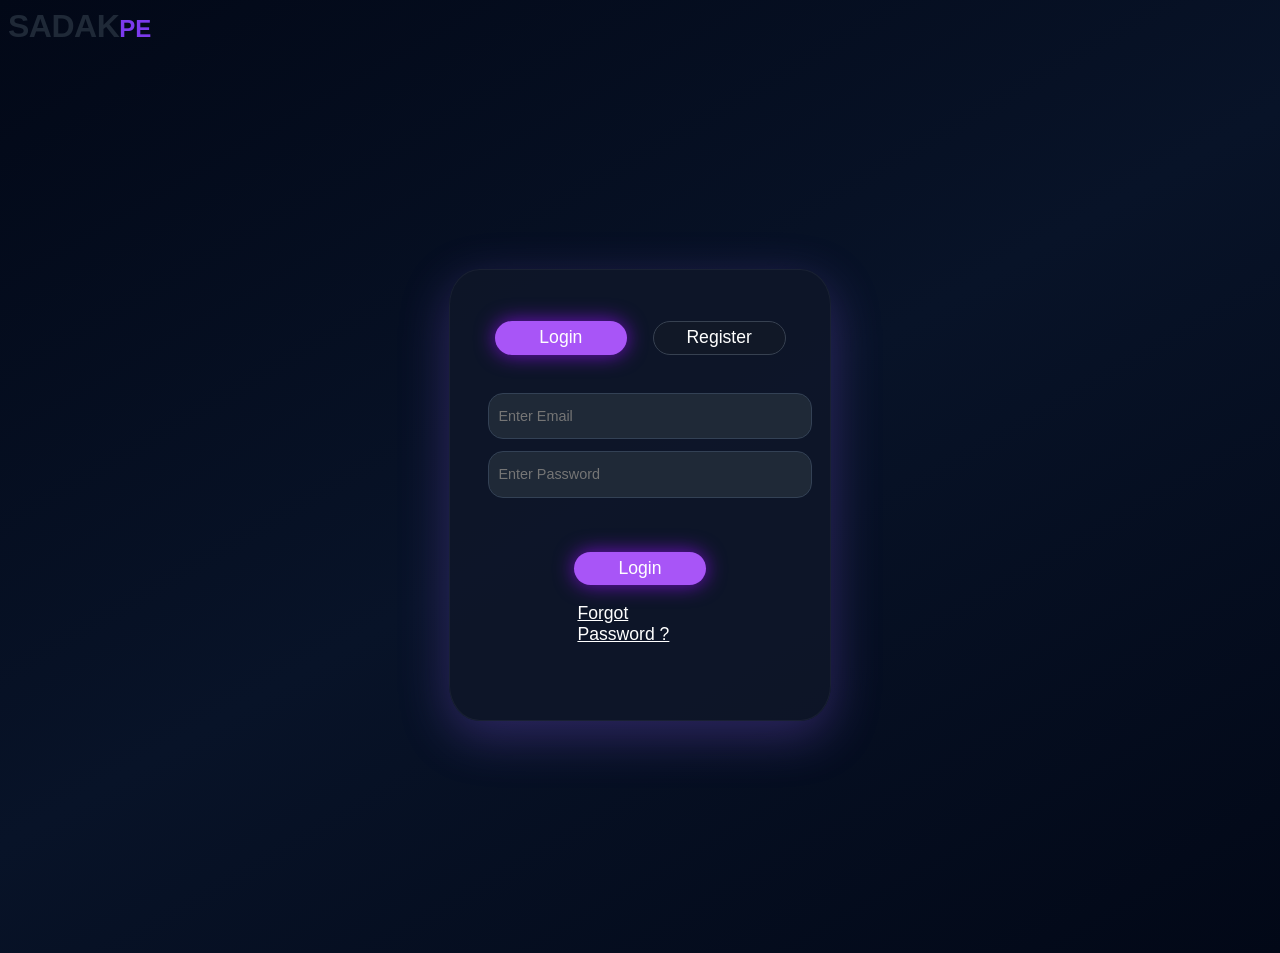
<file: public/Login-Page/index.html>
<!DOCTYPE html>
<html lang="en">
<head>
    <meta charset="UTF-8">
    <meta name="viewport" content="width=device-width, initial-scale=1.0">
    <title>Document</title>
    <link rel="stylesheet" href="Login.css">
    <link rel="stylesheet" href="https://cdn.jsdelivr.net/npm/bootstrap-icons@1.10.5/font/bootstrap-icons.css">
</head>
<body>
    
    <header>
        <span id="sadak">SADAK</span><span id="pe">PE</span>
    </header>
    <section id="main-content">
        <main id="main">
            <div id="btns1">
                <button id="login" class="selectedButton">Login</button>
                <button id="register" class="unselectedButton">Register</button>
            </div>
            <section id="inputs">
                <div id="userDetails"><input type="text" placeholder="Enter Email" id="email"></div>
                <div id="userPass"><input type="password" placeholder="Enter Password" id="pass"></div>
            </section>
            <div id="message"></div>
            <div id="btns2">
                <button id="login2">Login</button>
            </div>
            <a id="forgot" href="">Forgot Password ?</a>
        </main>
        
    </section>
    <script src="Login.js"></script>
</body>
</html>
</file>
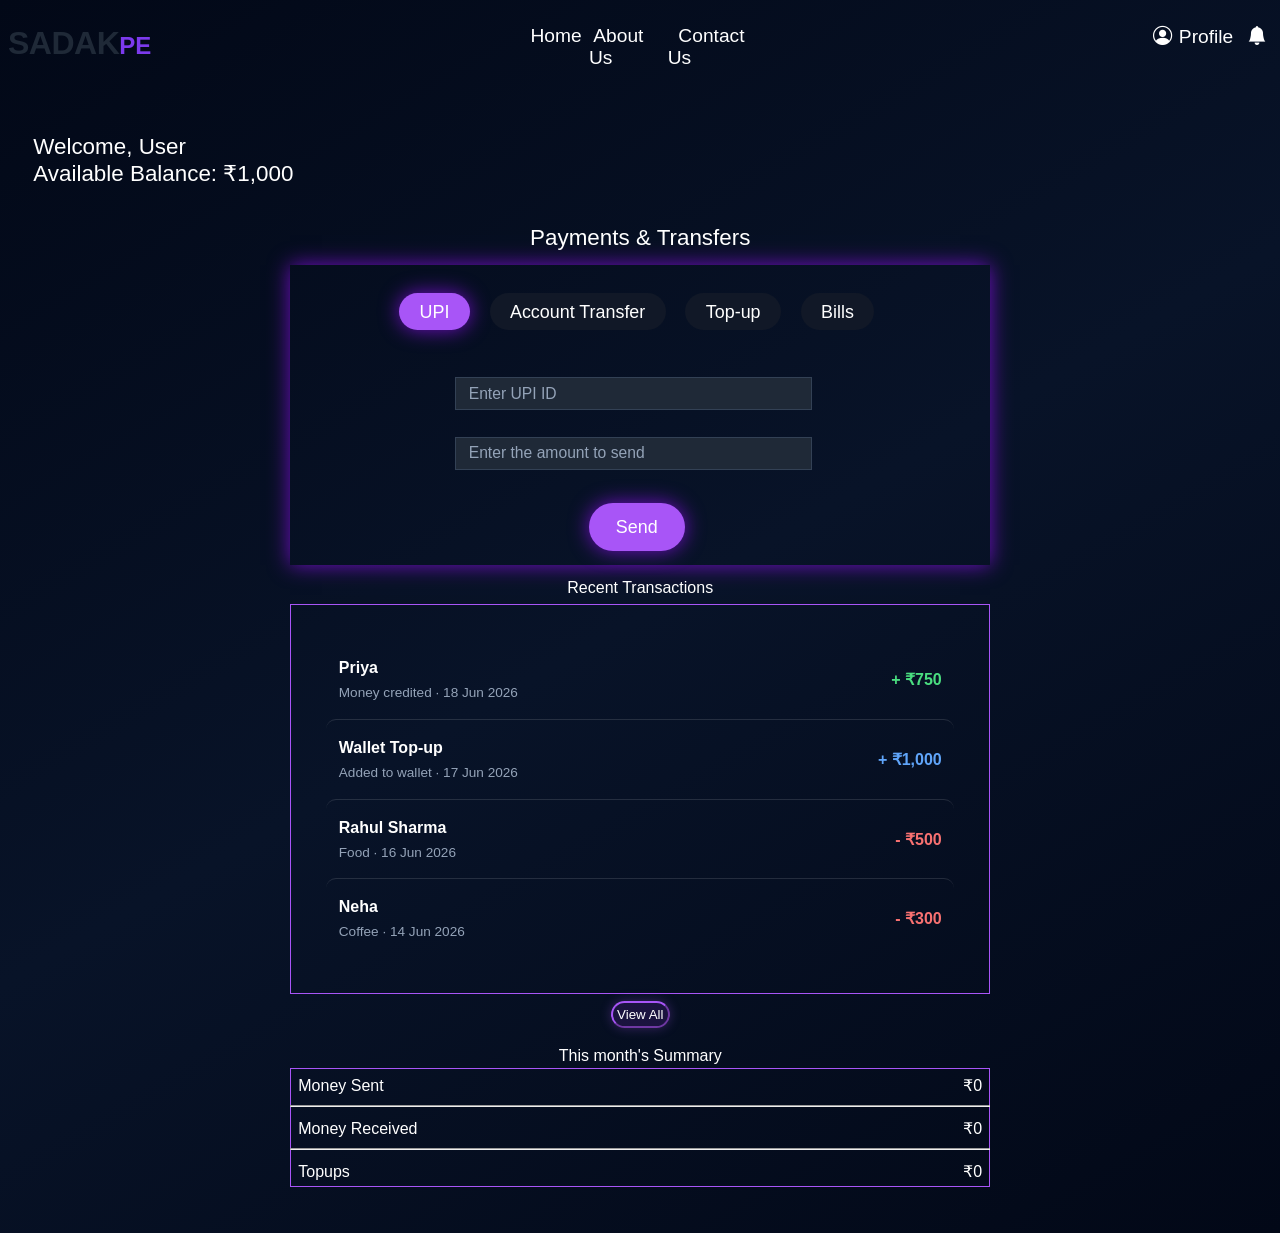
<file: public/Dashboard/Dashboard.html>
<!DOCTYPE html>
<html lang="en">

<head>
    <meta charset="UTF-8">
    <meta name="viewport" content="width=device-width, initial-scale=1.0">
    <title>Document</title>
    <link rel="stylesheet" href="Dashboard.css">
    <link rel="stylesheet" href="https://cdn.jsdelivr.net/npm/bootstrap-icons@1.10.5/font/bootstrap-icons.css">
</head>

<body>
    <header>
        <a class="brandLogo" href="Dashboard.html">
            <span id="sadak">SADAK</span><span id="pe">PE</span>
        </a>
        <div id="us">
            <a href="">Home &nbsp;</a href="">
            <a href=""> &nbsp;About Us </a href="">
            <a href=""> &nbsp; Contact Us</a href="">
        </div>
        
        <div id="btns">
            <button class="bi bi-person-circle" id="profile"> &nbsp;Profile &nbsp;</button>
            <button class="bi bi-bell-fill" id="notification"></button>
            <div id="profileMenu">
                <button id="profileOption">Profile</button>
                <button id="logoutOption">Logout</button>
            </div>
        </div>
    </header>
    <main>
        <section id="data">
            <div><span id="wlcm">Welcome, </span><span id="username">User</span></div>
            <div><span id="balance">Available Balance: </span><span id="amt"></span></div>
        </section>
        <div id="content">
            <section id="actions">
                <div>Payments & Transfers</div>
                <div id="actionButtons">
                    <button id="upi" class="selectedButton">UPI</button>
                    <button id="accTrans" class="unselectedButton">Account Transfer</button>
                    <button id="topup" class="unselectedButton">Top-up</button>
                    <button id="bills" class="unselectedButton">Bills</button> <br>

                    <div id="inputs">
                        <input type="text" placeholder="Enter UPI ID" id="accDetail"> <br id="accDetailBreak">
                        <input type="number" placeholder="Enter the amount to send" id="amtInput"> <br>
                    </div>

                    <div id="billsOptions">
                        <button style="border-radius: 30%; padding: 3%; font-size: 60%; margin: 3% 1% 2% 1%">Mobile <br>
                            Recharge</button>
                        <button style="border-radius: 30%; padding: 3%; font-size: 60%; margin: 3% 1% 2% 1%">Wifi <br>
                            Recharge</button>
                        <button style="border-radius: 30%; padding: 3%; font-size: 60%; margin: 3% 1% 2% 1%">Electricity
                            <br> Bill</button>
                        <button style="border-radius: 30%; padding: 3%; font-size: 60%; margin: 3% 0% 2% 1%">Water <br>
                            Bill</button>
                    </div>
                    <div id="message"></div>
                    <button id="send" class="selectedButton">Send</button>
                </div>
            </section>
            <section id="transactions">
                <div id="recent">Recent Transactions</div>
                <div id="rcntBox">
                    <a class="recentTransaction"
                        href="../Transaction-Page/Transaction.html?transaction=food-500">
                        <div class="transactionInfo">
                            <strong>Rahul Sharma</strong>
                            <span>Food payment · 16 Jun 2026</span>
                        </div>
                        <span class="debitAmount">- ₹500</span>
                    </a>
                    <a class="recentTransaction"
                        href="../Transaction-Page/Transaction.html?transaction=coffee-300">
                        <div class="transactionInfo">
                            <strong>Neha</strong>
                            <span>Money debited · 14 Jun 2026</span>
                        </div>
                        <span class="debitAmount">- ₹300</span>
                    </a>
                    <a class="recentTransaction"
                        href="../Transaction-Page/Transaction.html?transaction=credited-750">
                        <div class="transactionInfo">
                            <strong>Priya</strong>
                            <span>Money credited · 18 Jun 2026</span>
                        </div>
                        <span class="creditAmount">+ ₹750</span>
                    </a>
                    <a class="recentTransaction"
                        href="../Transaction-Page/Transaction.html?transaction=topup-1000">
                        <div class="transactionInfo">
                            <strong>Wallet Top-up</strong>
                            <span>Added by Amit · 17 Jun 2026</span>
                        </div>
                        <span class="topupAmount">+ ₹1,000</span>
                    </a>
                </div>
                <button id="veiw">View All</button>
            </section>
            <section id="monthSummary">
                <div id="smryMessage" style="margin-top: -1%; margin-bottom: 0.5%;">This month's Summary</div>
                <div id="summary">
                    <div style="display: flex; justify-content: space-between;">Money Sent &nbsp;&nbsp; <span
                            id="amtSent"></span></div>
                    <hr style="margin: 1% -1.2% 1.5% -1.2%;">
                    <div style="display: flex; justify-content: space-between;">Money Received &nbsp;&nbsp; <span
                            id="amtReceived"></span></div>
                    <hr style="margin: 1% -1.2% 1.5% -1.2%;">
                    <div style="display: flex; justify-content: space-between;">Topups &nbsp;&nbsp; <span
                            id="topups"></span></div>
                </div>
            </section>
        </div>
    </main>
    <div id="successToast">Money sent successfully</div>

    <script src="../Transaction-Page/data-transactions.js"></script>
    <script src="Dashboard.js"></script>
</body>

</html>
</file>
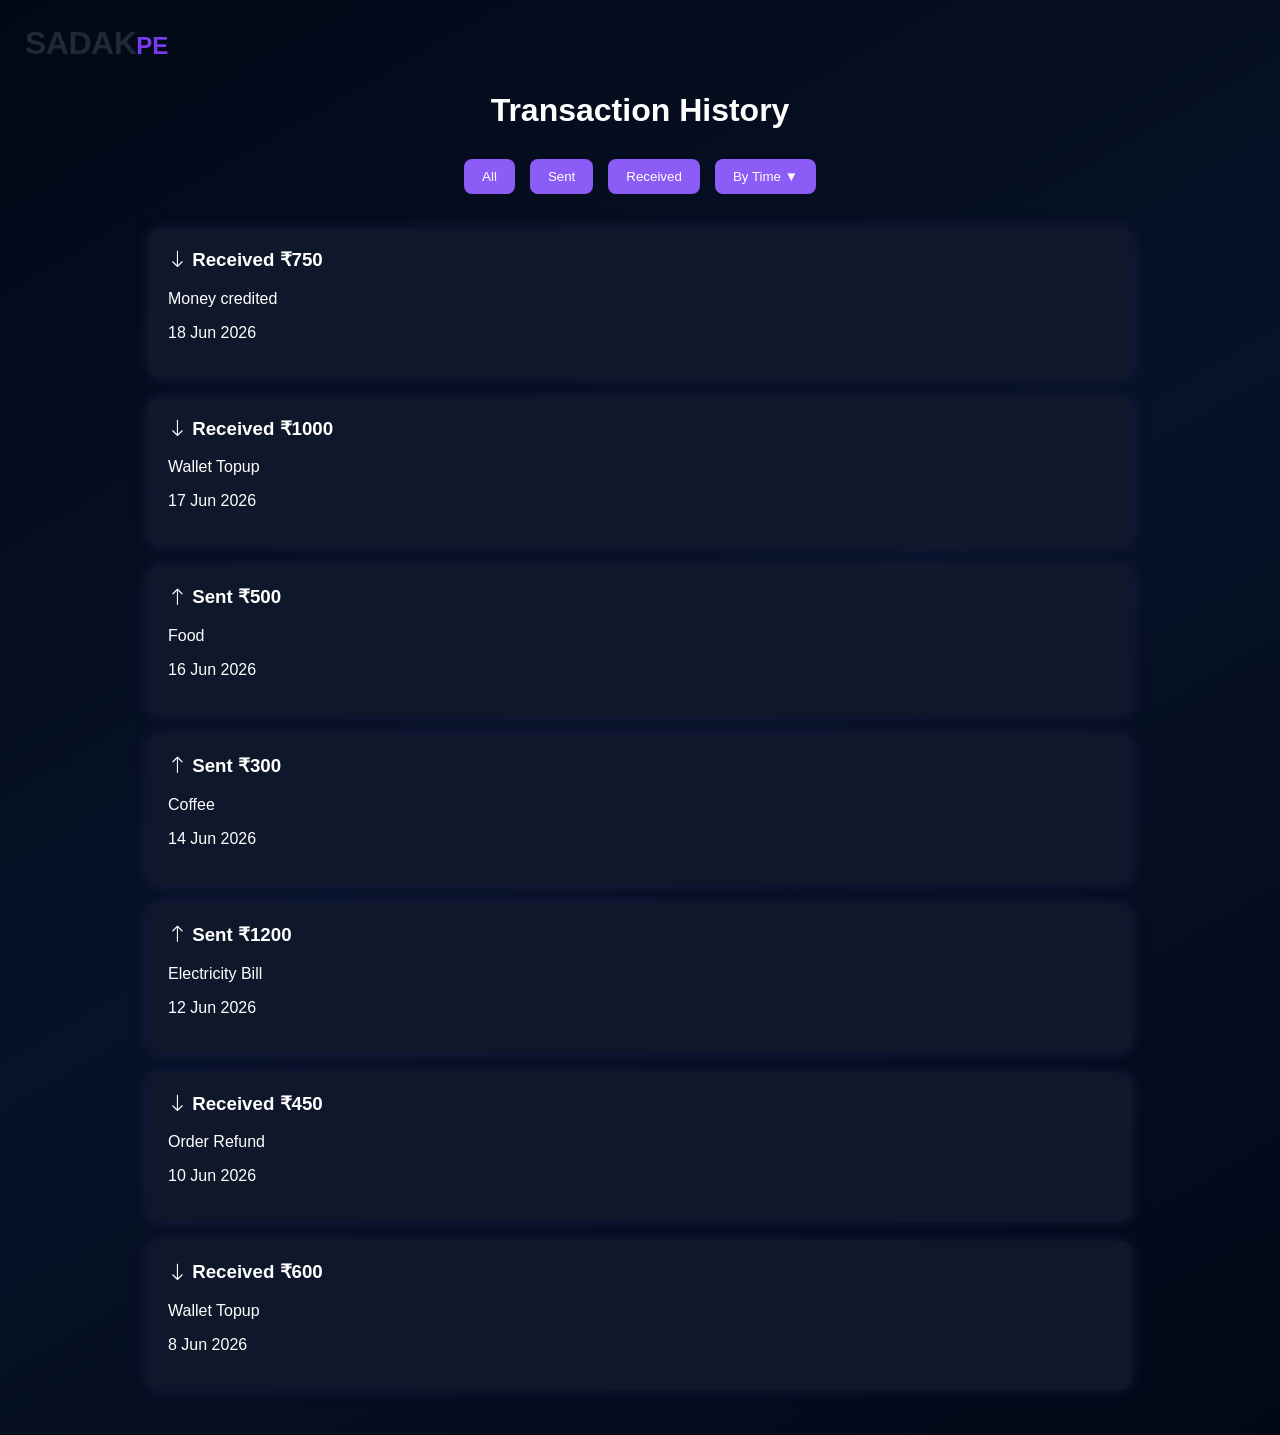
<file: public/Transaction-Page/Transaction.html>
<!DOCTYPE html>
<html lang="en">
<head>
    <meta charset="UTF-8">
    <meta name="viewport" content="width=device-width, initial-scale=1.0">
    <title>Transaction History</title>

    <link rel="stylesheet" href="Transaction.css">
    <link rel="stylesheet" href="https://cdn.jsdelivr.net/npm/bootstrap-icons@1.13.1/font/bootstrap-icons.min.css">
</head>

<body>

    <div id="main">

        <div id="header">

            <a class="brandLogo" href="../Dashboard/Dashboard.html">
                <span id="sadak">SADAK</span><span id="pe">PE</span>
            </a>

        </div>

        <div id="titleSection">

            <h1 id="pageTitle">
                Transaction History
            </h1>

        </div>

        <div id="filterSection">

            <button id="allBtn">
                All
            </button>

            <button id="sentBtn">
                Sent
            </button>

            <button id="receivedBtn">
                Received
            </button>

            <div id="timeFilter">

                <button id="timeBtn">
                    By Time ▼
                </button>

                <div id="timeOptions">

                    <div class="timeOption">
                        Today
                    </div>

                    <div class="timeOption">
                        Yesterday
                    </div>

                    <div class="timeOption">
                        This Month
                    </div>

                    <div class="timeOption">
                        This Year
                    </div>

                </div>

            </div>

        </div>

        <div id="transactionContainer">

            <!--
                Transactions will be generated by JavaScript.

                Backend Structure Expected:

                {
                    sender,
                    receiver,
                    amount,
                    type,
                    note,
                    createdAt
                }
            -->

        </div>

    </div>
    <div id="overlay"></div>

    <script src="./data-transactions.js"></script>
    <script src="Transaction.js"></script>

</body>
</html>
</file>
<file: public/Login-Page/Login.css>
body
{
    background: linear-gradient(
    150deg,
    #020817,
    #081328,
    #020817
);
    font-family: sans-serif;
}


#main
{
    display: block;
    border: none;
    border-radius: 8%;
    box-shadow: 0 15px 50px rgba(139,92,246,0.3);
    height: 50vh;
    width: 30%;
    display: flex;
    flex-direction: column;
    align-items: center;
    background: rgba(15, 23, 42, 0.8);
    border: 1px solid rgba(255,255,255,0.05);
}

#main-content
{
    display: flex;
    flex-direction: column;
    justify-content: center;
    align-items: center;
    min-height: 100vh;
    width: 100%;
}
#btns1
{
    margin-top: 10%;
    width: 100%;
    display: flex;
    justify-content: center;
}
#login
{
    margin: 1vw;
    height: 68%;
    width: 35%;
    border-radius:30px;
    font-size: 110%;
    color: white;
}
#register
{
    margin: 1vw;
    height: 68%;
    width: 35%;
    border-radius:30px;
    font-size: 110%;
    color: white;
}
#userDetails
{
    height: 8%;
    width: 80%;
    margin: 6%;
}
#userPass
{
    height: 8%;
    width: 80%;
    margin: 6%;
}
#inputs
{
    margin-top: 3%;
    width: 100%;
    height: 40%;
    display: flex;
    flex-direction: column;
    align-items: center;
}
#login2
{
    background-color:#A855F7;
    box-shadow: 0 0 20px rgba(142, 14, 239, 0.779);
    border: none;
    margin: 1vw;
    height: 68%;
    width: 35%;
    border-radius:30px;
    font-size: 110%;
    color: white;
}
#forgot
{
    border: none;
    margin: 2.5% 0% 0% 2%;
    height: 68%;
    width: 35%;
    font-size: 110%;
    color: white;
}
#btns2
{
    margin-top: -4%;
    width: 100%;
    display: flex;
    justify-content: center;
    align-items: center;
}
#sadak
{
    color: white;
    font-size: 250%;
    margin: 2% 0.3% 0% 2%;
    font-size: 2rem;
    font-weight: 700;
    letter-spacing: -0.5px;
    color: #1f2937;
    margin: 0;
}
#pe
{
    color: white;
    font-size: 150%;
    font-size: 1.5rem;
    font-weight: 700;
    margin: 0;
    color: #7c3aed;
}
#email
{
    background-color: #1F2937; 
    width: 100%; 
    height: 200%; 
    border-radius: 15px; 
    padding: 3%; 
    font-size: 90%; 
    border: 1px solid #334155; 
    transition: 0.5s; 
    color: #F9FAFB;
}
#pass
{
    background-color: #1F2937; 
    width: 100%; 
    height: 200%; 
    border-radius: 15px; 
    padding: 3%; 
    font-size: 90%; 
    border: 1px solid #334155; 
    transition: 0.5s; 
    color: #F9FAFB;
}
#message
{
    margin: 0% 0% 7% 0%;
}
button 
{
  cursor: pointer;
}
.selectedButton
{
    border: none;
    background-color:#A855F7;
    box-shadow: 0 0 20px rgba(142, 14, 239, 0.779);
}
.unselectedButton
{
    background: #111827;
    color: #94A3B8;
    border: 1px solid #374151;
    box-shadow: none;
}
</file>
<file: public/Dashboard/Dashboard.css>
body
{
    background: linear-gradient(
    150deg,
    #020817,
    #081328,
    #020817
);
    font-family: sans-serif;
    color: white;
}
button
{
    cursor: pointer;
}
header
{
    display: flex;
    gap: 30%;
    display: flex;
    justify-content: center;
    margin: 2% 0% 0% 0%;
}
.brandLogo
{
    display: inline-flex;
    align-items: baseline;
    text-decoration: none;
}
#sadak
{
    color: white;
    font-size: 250%;
    margin: 2% 0.3% 0% 2%;
    font-size: 2rem;
    font-weight: 700;
    letter-spacing: -0.5px;
    color: #1f2937;
    margin: 0;
}
#pe
{
    color: white;
    font-size: 150%;
    font-size: 1.5rem;
    font-weight: 700;
    margin: 0;
    color: #7c3aed;
}
#us
{
    font-size: 120%;
    display: flex;
}
#profile,#notification
{
    font-size: 120%;
    border: none;
    background-color: transparent;
    color: white;
    display: flex;
}
#btns
{
    display: flex;
    position: relative;
}
#profileMenu
{
    position: absolute;
    top: 38px;
    right: 24px;
    display: none;
    min-width: 140px;
    padding: 8px;
    border: 1px solid rgba(168, 85, 247, 0.35);
    border-radius: 12px;
    background: #0F172A;
    box-shadow: 0 0 18px rgba(168, 85, 247, 0.25);
    z-index: 1001;
}
#profileMenu.show
{
    display: block;
}
#profileMenu button
{
    display: block;
    width: 100%;
    padding: 10px 12px;
    border: none;
    border-radius: 8px;
    background: transparent;
    color: #F9FAFB;
    text-align: left;
    font-size: 95%;
}
#profileMenu button:hover
{
    background: rgba(168, 85, 247, 0.18);
}
a
{
    text-decoration: none;
    color: white;
}
main
{
    margin: 5% 0% 0% 2%;
}
#data
{
    font-size: 140%;
}
#actions
{
    margin-top: 3%;
    font-size: 140%;
    width: min(90%, 700px);
    text-align: center;
}
#actionButtons
{
    display: block;
    border: none;
    box-shadow: 0 0 20px rgba(142, 14, 239, 0.779);
    box-sizing: border-box;
    width: 100%;
    margin: 2% auto;
    padding: 1% 2% 2% 1%;
}
#upi,#accTrans,#topup,#bills
{
    border: none;
    color: white;
    font-size: 80%;
    margin: 3% 1% 3% 1%;
    padding: 1.4% 3% 1% 3%;
    border-radius: 25px;
}
#accDetail
{
    height: 50%;
    border: 1px solid #334155; 
    transition: 0.5s; 
    background-color: #1F2937; 
    color: #F9FAFB;
    padding: 1% 2% 1% 2%;
    width: 50%;
    margin: 2%;
    font-size: 70%;
}
#amtInput
{
    height: 50%;
    border: 1px solid #334155; 
    transition: 0.5s; 
    background-color: #1F2937; 
    color: #F9FAFB;
    padding: 1% 2% 1% 2%;
    width: 50%;
    margin: 2%;
    font-size: 70%;
}
#accDetail:focus,
#amtInput:focus
{
    outline: none;
    border: 1.5px solid white;
    background-color: #1F2937;
    color: #F9FAFB;
    box-shadow: 0 0 25px rgba(168, 85, 247, 0.25);
    transition: 0.2s;
}
#accDetail::placeholder,
#amtInput::placeholder
{
    color: #94A3B8;
}
#accDetail:-webkit-autofill,
#accDetail:-webkit-autofill:hover,
#accDetail:-webkit-autofill:focus,
#amtInput:-webkit-autofill,
#amtInput:-webkit-autofill:hover,
#amtInput:-webkit-autofill:focus
{
    -webkit-text-fill-color: #F9FAFB;
    caret-color: #F9FAFB;
    border: 1px solid #A855F7;
    box-shadow: 0 0 0 1000px #1F2937 inset;
    transition: background-color 9999s ease-in-out 0s;
}
#amtInput::-webkit-outer-spin-button,
#amtInput::-webkit-inner-spin-button
{
    -webkit-appearance: none;
    margin: 0;
}
#amtInput
{
    appearance: textfield;
    -moz-appearance: textfield;
}
.selectedButton
{
    border: none;
    background-color:#A855F7;
    box-shadow: 0 0 20px rgba(142, 14, 239, 0.779);
}
.unselectedButton
{
    background: #111827;
    color: #94A3B8;
    border: 1px solid #374151;
    box-shadow: none;
}
#send
{
    display: block;
    margin: 1% auto 0%;
    border: none;
    color: white;
    font-size: 80%;
    border-radius: 25px;
    padding: 2% 4% 2% 4%;
}
#billsOptions
{
    display: none;
    margin-top: 2%;
    width: 100%;
    justify-content: space-evenly;
    align-items: center;
    flex-wrap: wrap;
    gap: 2%;
}
#billsOptions > button
{
    flex: 0 1 20%;
    margin: 2% 0 !important;
    border: 1px solid rgba(147, 51, 234, 0.3);
    background: rgb(60, 42, 106);
    backdrop-filter: blur(4px);
    color: #F3F4F6;
    transition: 0.1s;
}
#billsOptions > button:hover
{
    background: rgba(147, 51, 234, 0.15);
    border-color: #A855F7;
    box-shadow: 0 0 12px rgba(168, 85, 247, 0.3);
    transform: translateY(-2px);
}
#billsOptions > button:active
{
    background: #8B5CF6;
    color: #FFFFFF;
    box-shadow: 0 0 15px rgba(139, 92, 246, 0.6);
    transform: translateY(0);
}
#inputs
{
    margin: 2% 2% 3% 1%;
}
#message
{
    font-size: 70%;
    margin: 2% 0% 1% 3%;
}
#successToast
{
    position: fixed;
    top: 78px;
    right: 36px;
    z-index: 1000;
    visibility: hidden;
    opacity: 0;
    transform: translateY(-10px);
    padding: 14px 18px;
    border: 1px solid rgba(74, 222, 128, 0.45);
    border-radius: 12px;
    background: rgba(22, 101, 52, 0.95);
    color: #DCFCE7;
    box-shadow: 0 0 20px rgba(34, 197, 94, 0.35);
    font-size: 95%;
    transition: opacity 0.25s ease, transform 0.25s ease, visibility 0.25s ease;
}
#successToast.error
{
    border-color: rgba(248, 113, 113, 0.55);
    background: rgba(127, 29, 29, 0.96);
    color: #FEE2E2;
    box-shadow: 0 0 20px rgba(248, 113, 113, 0.32);
}
#successToast.success
{
    border-color: rgba(74, 222, 128, 0.45);
    background: rgba(22, 101, 52, 0.95);
    color: #DCFCE7;
    box-shadow: 0 0 20px rgba(34, 197, 94, 0.35);
}
#successToast.show
{
    visibility: visible;
    opacity: 1;
    transform: translateY(0);
}
#rcntBox
{
    display: block;
    border: 1px solid #A855F7;
    box-sizing: border-box;
    width: 100%;
    min-height: 100%;
    padding: 5%;
    margin: 1% auto;
}
.recentTransaction
{
    display: flex;
    justify-content: space-between;
    align-items: center;
    text-align: left;
    padding: 3% 2%;
    border-radius: 10px;
    cursor: pointer;
    transition: 0.2s;
    color: white;
    text-decoration: none;
}
.recentTransaction + .recentTransaction
{
    border-top: 1px solid rgba(255, 255, 255, 0.12);
}
.recentTransaction:hover,
.recentTransaction:focus
{
    background: rgba(168, 85, 247, 0.12);
    outline: none;
    transform: translateY(-2px);
}
.transactionInfo
{
    display: flex;
    flex-direction: column;
    gap: 8px;
}
.transactionInfo span
{
    color: #94A3B8;
    font-size: 85%;
}
.debitAmount
{
    color: #F87171;
    font-weight: 700;
}
.creditAmount
{
    color: #4ADE80;
    font-weight: 700;
}
.topupAmount
{
    color: #60A5FA;
    font-weight: 700;
}
#transactions
{
    min-height: 100%;
    width: min(90%, 700px);
    text-align: center;
}
#veiw
{
    color: white;
    background: rgba(147, 51, 234, 0.15);
    border-color: #A855F7;
    box-shadow: 0 0 12px rgba(168, 85, 247, 0.3);
    border-radius: 20px;
    padding: 0.6%;
}
#veiw:hover
{
    background: rgba(147, 51, 234, 0.15);
    border-color: white;
    box-shadow: 0 0 12px rgba(168, 85, 247, 0.3);
    transform: translateY(-2px);
    transition: 0.2s;
}
#monthSummary
{
    margin: 2% 0% 3% 0%;
    width: min(90%, 700px);
    text-align: center;
}
#summary
{
    display: block;
    border: 1px solid #A855F7;
    box-sizing: border-box;
    width: 100%;
    margin: 0 auto;
    padding: 0.7% 1% 0.3% 1%;
    line-height: 150%;
    text-align: left;
}
#content
{
    display: flex;
    flex-direction: column;
    align-items: center;
    width: calc(100% + 2%);
    margin-left: -2%;
}
</file>
<file: public/Transaction-Page/Transaction.css>
body
{
    margin: 0;
    padding: 0;
    font-family: sans-serif;
    background: linear-gradient(
        150deg,
        #020817,
        #081328,
        #020817
    );
    min-height: 100vh;
    color: white;
}

#main
{
    padding: 25px;
}

#logo
{
    color: #8B5CF6;
    margin-bottom: 5px;
}

#titleSection
{
    text-align: center;
    margin-top: 30px;
    margin-bottom: 30px;
}

#pageTitle
{
    color: white;
}

#filterSection
{
    display: flex;
    justify-content: center;
    gap: 15px;
    flex-wrap: wrap;
    margin-bottom: 35px;
}

#filterSection button
{
    padding: 10px 18px;
    border: none;
    border-radius: 8px;
    background-color: #8B5CF6;
    color: white;
    cursor: pointer;
    transition: 0.3s;
}

#filterSection button:hover
{
    transform: translateY(-3px);
}

#timeFilter
{
    position: relative;
}

#timeOptions
{
    display: none;
    position: absolute;
    top: 45px;
    left: 0;
    width: 140px;
    background-color: #0F172A;
    border-radius: 8px;
    overflow: hidden;
    box-shadow: 0 0 15px rgba(139,92,246,0.3);
}

.timeOption
{
    padding: 10px;
    cursor: pointer;
    transition: 0.3s;
}

.timeOption:hover
{
    background-color: #8B5CF6;
}

#transactionContainer
{
    width: 80%;
    margin: auto;
}

.transactionCard
{
    box-sizing: border-box;
    background-color: #0F172A;
    border-radius: 12px;
    padding: 20px;
    margin-bottom: 20px;
    cursor: pointer;
    transition: 0.3s;
    box-shadow: 0 0 15px rgba(139,92,246,0.15);
}
.isAnimatingCard
{
    transition: none;
    will-change: top, left, height, box-shadow;
}
.transactionPlaceholder
{
    width: 100%;
}

.transactionCard:hover
{
    transform: translateY(-4px);
    box-shadow: 0 0 20px rgba(139,92,246,0.35);
}

.basicInfo h3
{
    margin-top: 0;
}

.details
{
    display: none;
    margin-top: 20px;
    padding-top: 15px;
    overflow: hidden;
    border-top: 1px solid rgba(255,255,255,0.15);
}
.activeCard .details
{
    display: block;
}

.closeBtn
{
    float: right;
    border: none;
    background: none;
    color: white;
    cursor: pointer;
    font-size: 18px;
}

.blur
{
    filter: blur(3px);
    opacity: 0.4;
}

.activeCard
{
    border: 1px solid #8B5CF6;
    max-height: 80vh;
    overflow-y: auto;
    z-index: 1000;
    background-color: #0F172A;
    box-shadow: 0 0 30px rgba(139,92,246,0.6);
}
.activeCard:hover
{
    transform: none;
}

@media(max-width: 768px)
{
    #transactionContainer
    {
        width: 95%;
    }

    .activeCard
    {
        max-width: 90%;
    }
}
#overlay
{
    visibility: hidden;
    opacity: 0;
    position: fixed;
    top: 0;
    left: 0;

    width: 100%;
    height: 100%;

    background-color: rgba(0,0,0,0.6);
    backdrop-filter: blur(5px);
    -webkit-backdrop-filter: blur(5px);

    z-index: 999;
    transition: opacity 0.25s ease, visibility 0.25s ease;
}
#overlay.visible
{
    visibility: visible;
    opacity: 1;
}
.activeFilter
{
    background-color: white !important;
    color: #8B5CF6 !important;
}
.brandLogo
{
    display: inline-flex;
    align-items: baseline;
    text-decoration: none;
}
#sadak
{
    color: white;
    font-size: 250%;
    margin: 2% 0.3% 0% 2%;
    font-size: 2rem;
    font-weight: 700;
    letter-spacing: -0.5px;
    color: #1f2937;
    margin: 0;
}
#pe
{
    color: white;
    font-size: 150%;
    font-size: 1.5rem;
    font-weight: 700;
    margin: 0;
    color: #7c3aed;
}
</file>
